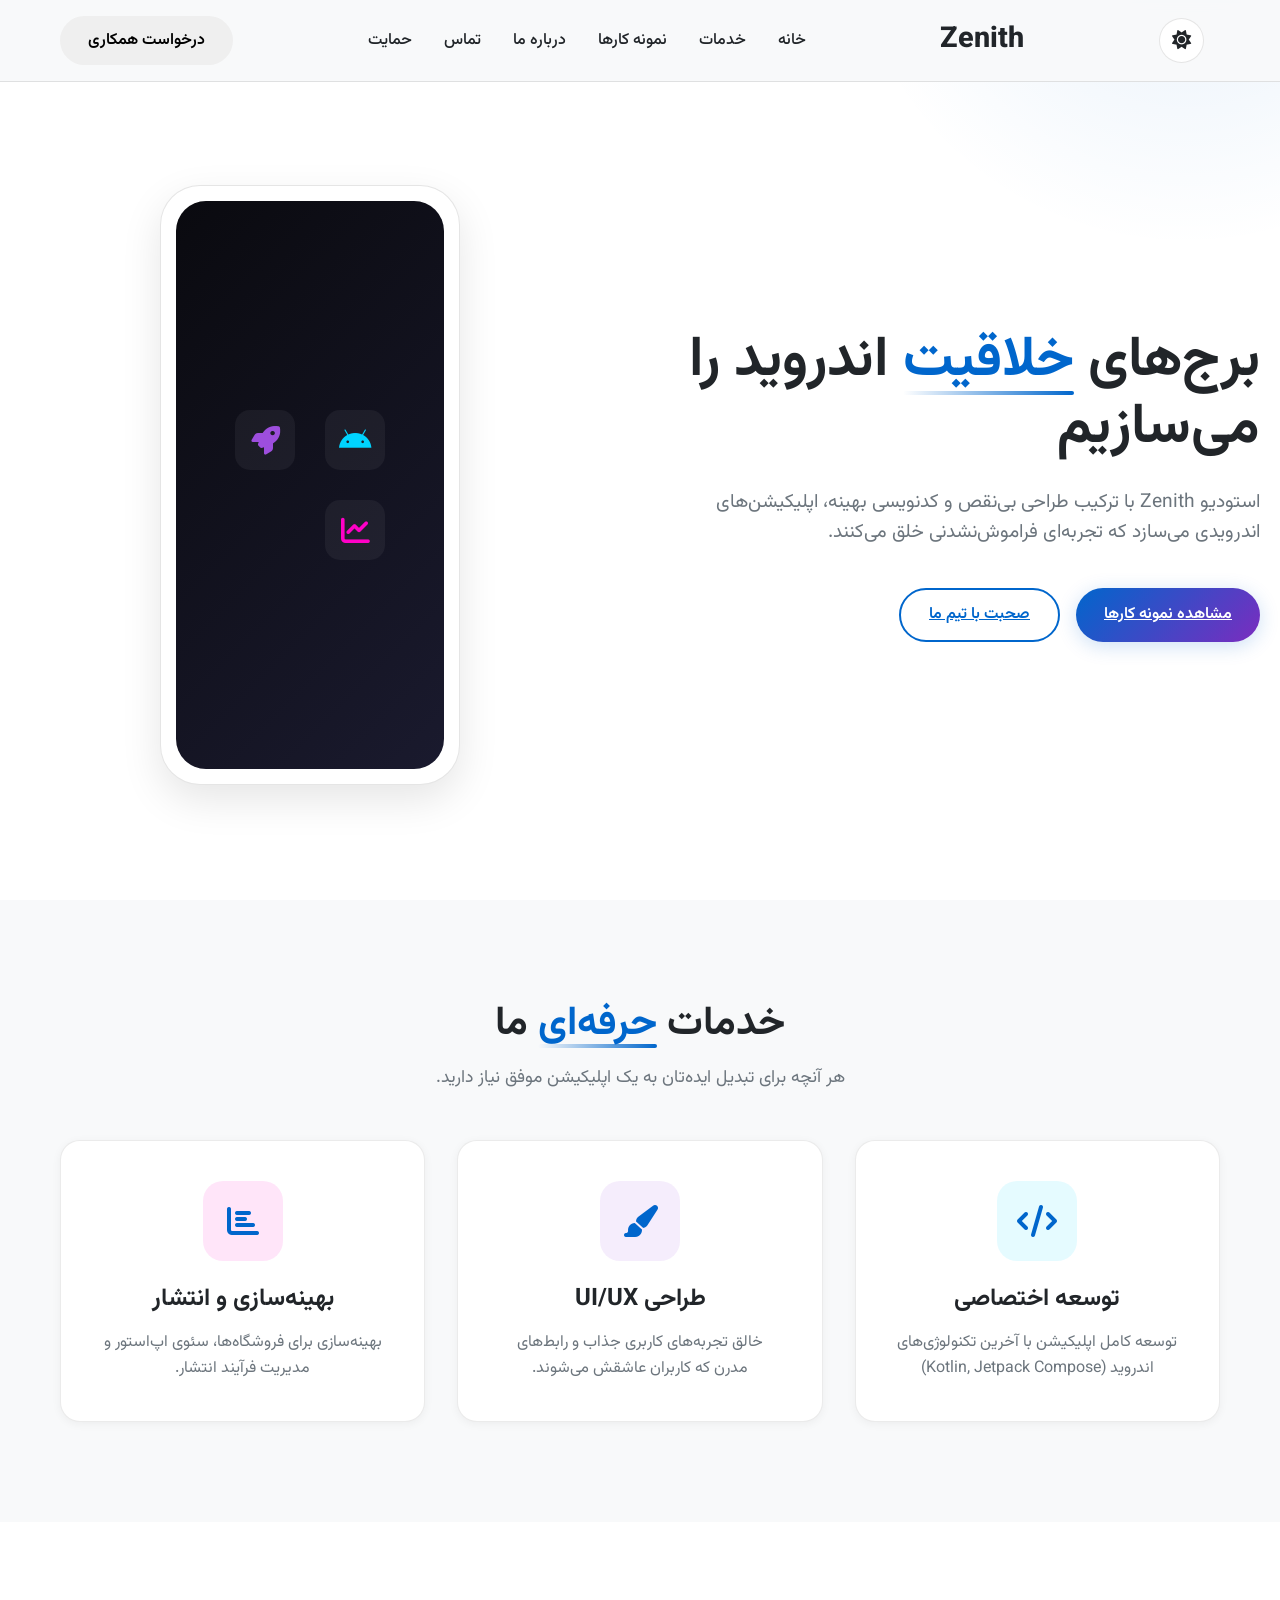
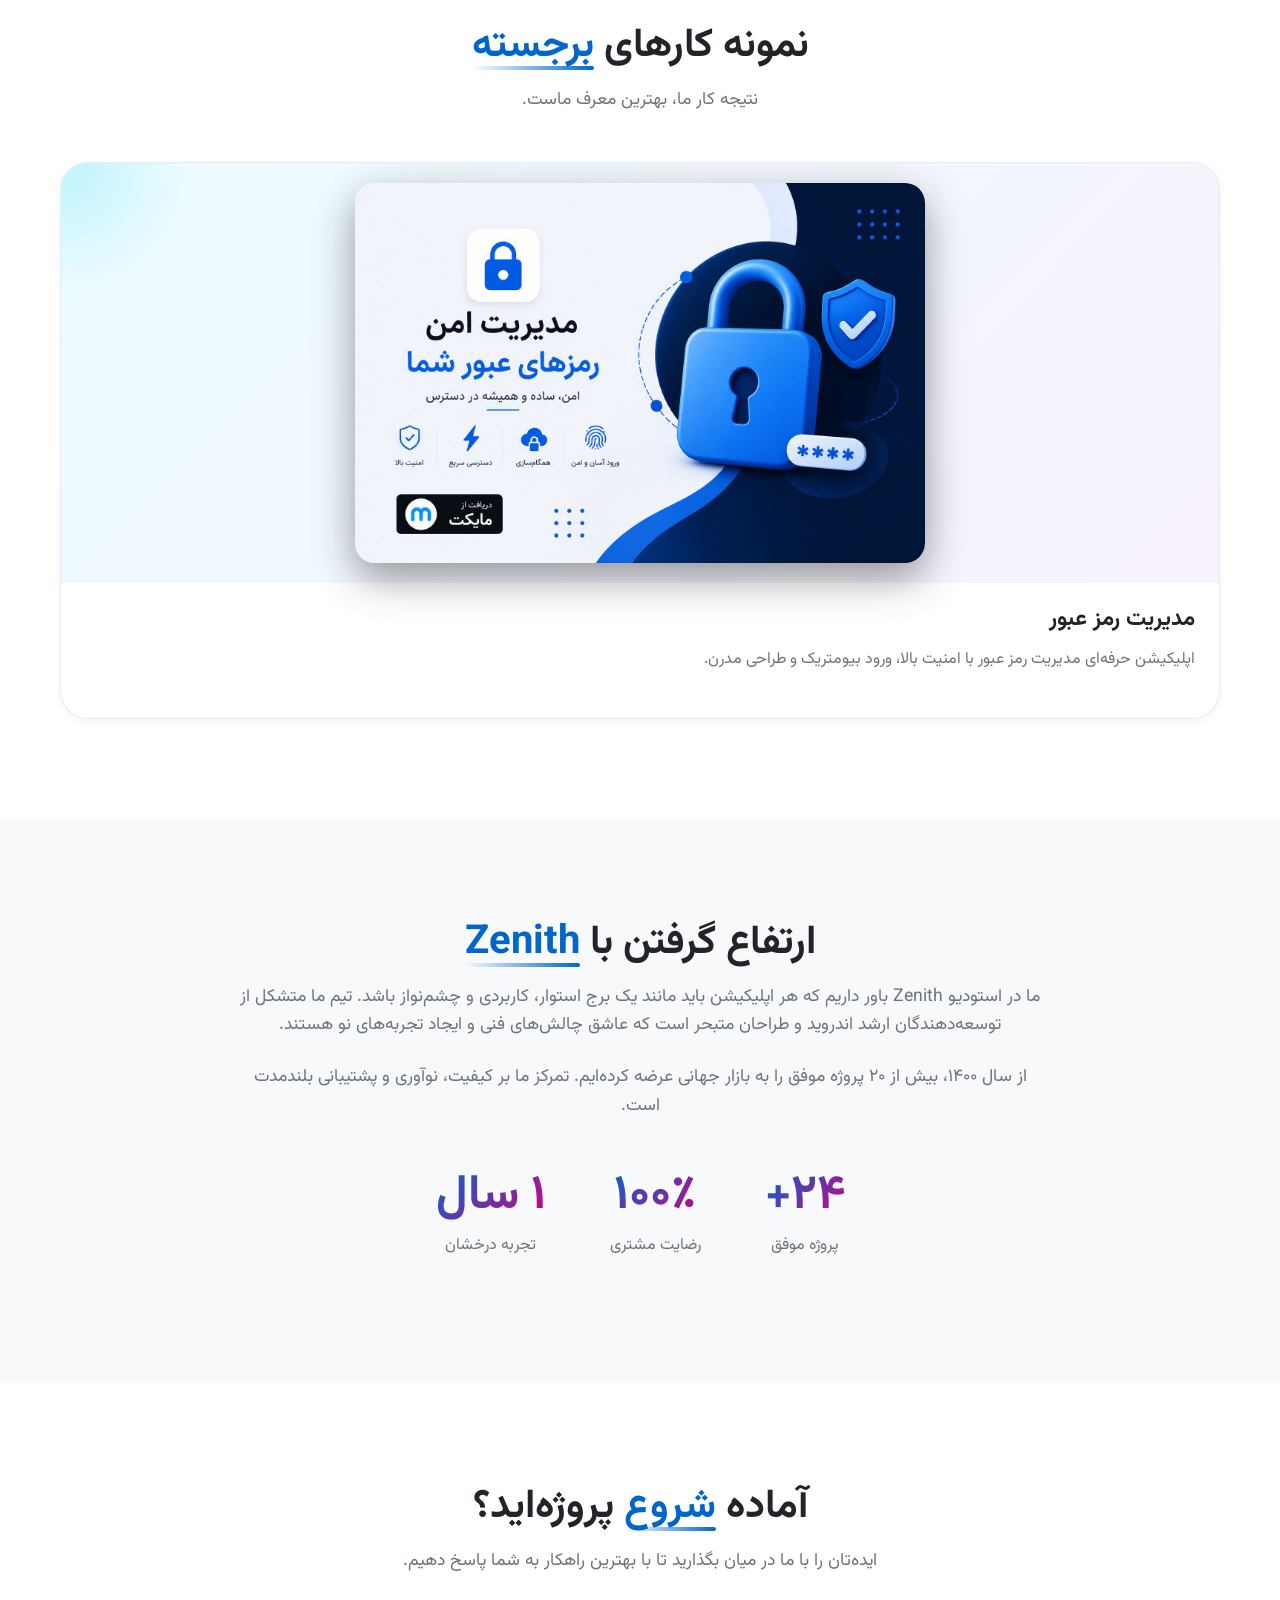
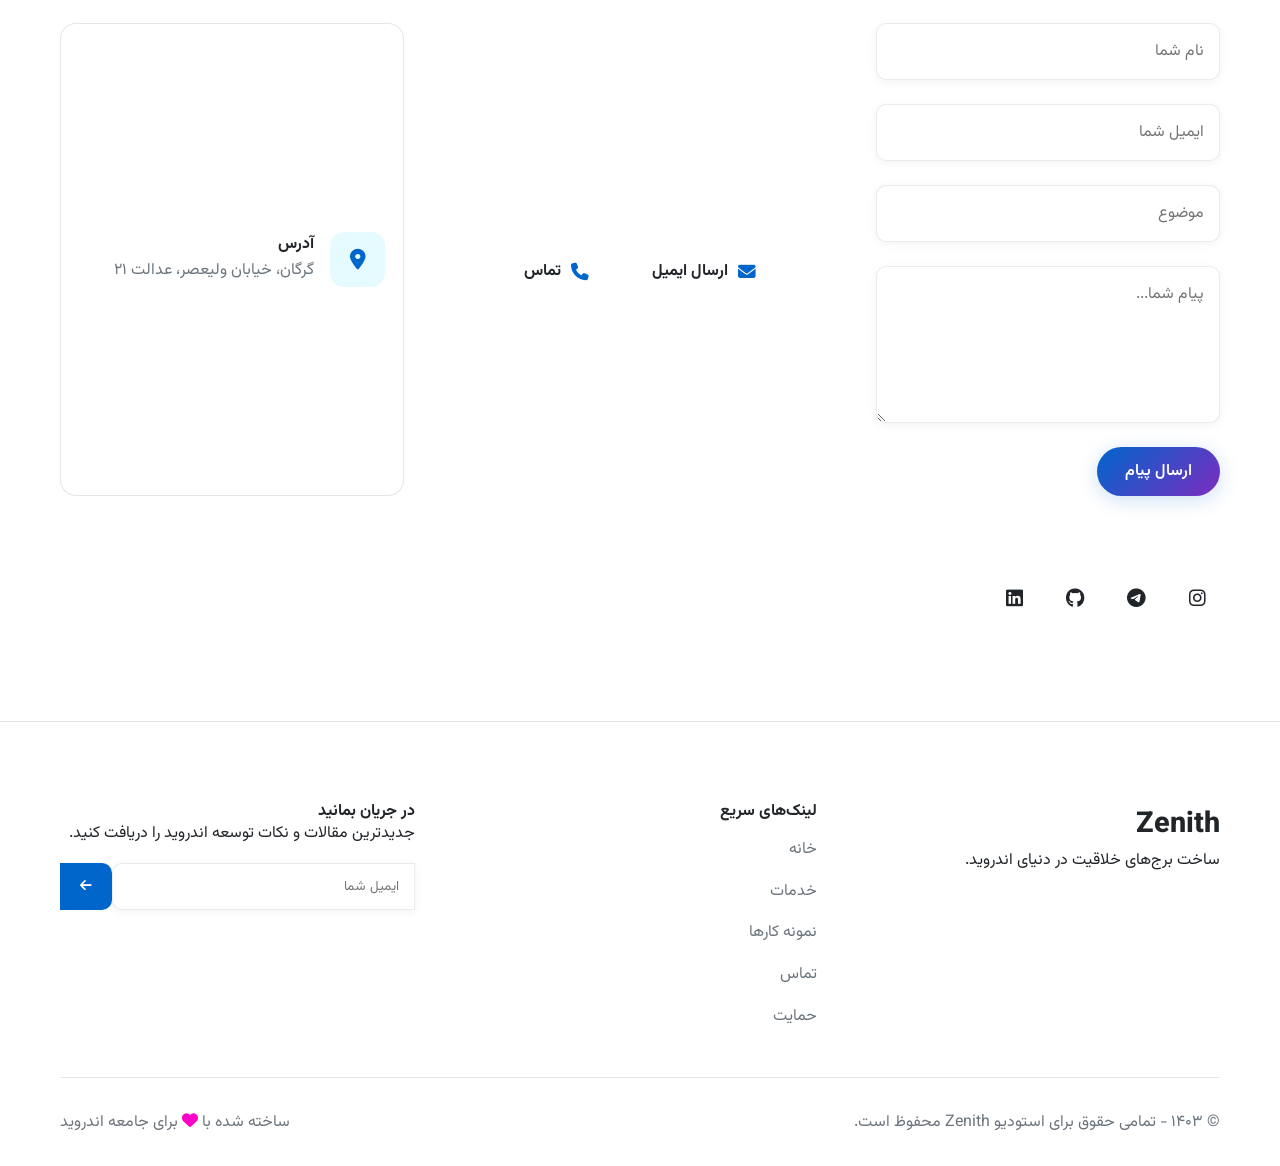
<file: index.html>
<!DOCTYPE html>
<html lang="fa" dir="rtl">
<head>
    <meta charset="UTF-8">
    <meta name="viewport" content="width=device-width, initial-scale=1.0">
    <meta name="google-site-verification" content="-M1kKsQv_R9AEI8SD6l-Y1S7E3sbwTYtWQkgKZqhKz4" />
    <title>Zenith | استودیو توسعه اپلیکیشن اندروید</title>
    <meta name="description" content="استودیو Zenith متخصص طراحی و توسعه اپلیکیشن‌های اندروید، فلاتر و راهکارهای نرم‌افزاری مدرن">
    <meta property="og:site_name" content="Zenith Studio">
    <meta property="og:title" content="Zenith Studio">
    <meta property="og:type" content="website">
    <link rel="stylesheet" href="style.css">
    <link rel="stylesheet" href="https://cdnjs.cloudflare.com/ajax/libs/font-awesome/6.4.0/css/all.min.css">
    <link href="https://fonts.googleapis.com/css2?family=Vazirmatn:wght@300;400;500;600;700;800&display=swap" rel="stylesheet">
    <link rel="icon" type="image/x-icon" href="/favicon2.png">
    <script type="application/ld+json">
        {
         "@context":"https://schema.org",
         "@type":"Organization",
        "name":"Zenith Studio",
         "url":"https://zenith-app-studio.github.io/site/"
}
</script>
</head>
<body>
    <!-- نوار هدر -->
    <body>
        <header class="header">
        <nav class="navbar container">
            <!-- در فایل HTML، داخل تگ <nav class="navbar container"> -->
        <button class="theme-toggle" id="theme-toggle" aria-label="تغییر تم">
        <i class="fas fa-moon"></i> <!-- آیکون حالت تاریک -->
        </button>
            <a href="#" class="logo">
    <span class="logo-text">Zenith</span>
</a>
            </a>
            <ul class="nav-menu">
                <li><a href="#home">خانه</a></li>
                <li><a href="#services">خدمات</a></li>
                <li><a href="#portfolio">نمونه کارها</a></li>
                <li><a href="#about">درباره ما</a></li>
                <li><a href="#contact">تماس</a></li>
                <li><a href=https://daramet.com/zenith_Studio>حمایت</a></li>

            </ul>
            <a href="#contact"><button class="cta-button nav-cta">درخواست همکاری</button>
            <button class="hamburger" id="hamburger">
                <i class="fas fa-bars"></i></a>
            
            </button>
        </nav>
    </header>

    <!-- بخش اصلی (Hero) -->
    <section class="hero" id="home">
        <div class="hero-content container">
            <h1 class="hero-title">
                برج‌های <span class="highlight">خلاقیت</span> اندروید را می‌سازیم
            </h1>
            <p class="hero-subtitle">
                استودیو Zenith با ترکیب طراحی بی‌نقص و کدنویسی بهینه، اپلیکیشن‌های اندرویدی می‌سازد که تجربه‌ای فراموش‌نشدنی خلق می‌کنند.
            </p>
            <div class="hero-buttons">
                <a href="#portfolio" class="cta-button primary">مشاهده نمونه کارها</a>
                <a href="#contact" class="cta-button secondary">صحبت با تیم ما</a>
            </div>
        </div>
        <div class="hero-visual">
            <!-- یک تصویر/انیمیشن شماتیک از موبایل -->
            <div class="phone-mockup">
                <div class="phone-screen">
                    <div class="screen-content">
                        <div class="app-icon" style="--color: #00D4FF;"><i class="fab fa-android"></i></div>
                        <div class="app-icon" style="--color: #9D4EDD;"><i class="fas fa-rocket"></i></div>
                        <div class="app-icon" style="--color: #FF00C7;"><i class="fas fa-chart-line"></i></div>
                    </div>
                </div>
            </div>
        </div>
    </section>

    <!-- بخش خدمات -->
    <section class="services" id="services">
        <div class="container">
            <h2 class="section-title">خدمات <span class="highlight">حرفه‌ای</span> ما</h2>
            <p class="section-subtitle">هر آنچه برای تبدیل ایده‌تان به یک اپلیکیشن موفق نیاز دارید.</p>
            <div class="services-grid">
                <div class="service-card">
                    <div class="service-icon" style="--bg: rgba(0, 212, 255, 0.1);">
                        <i class="fas fa-code"></i>
                    </div>
                    <h3>توسعه اختصاصی</h3>
                    <p>توسعه کامل اپلیکیشن با آخرین تکنولوژی‌های اندروید (Kotlin, Jetpack Compose)</p>
                </div>
                <div class="service-card">
                    <div class="service-icon" style="--bg: rgba(157, 78, 221, 0.1);">
                        <i class="fas fa-paint-brush"></i>
                    </div>
                    <h3>طراحی UI/UX</h3>
                    <p>خالق تجربه‌های کاربری جذاب و رابط‌های مدرن که کاربران عاشقش می‌شوند.</p>
                </div>
                <div class="service-card">
                    <div class="service-icon" style="--bg: rgba(255, 0, 199, 0.1);">
                        <i class="fas fa-chart-bar"></i>
                    </div>
                    <h3>بهینه‌سازی و انتشار</h3>
                    <p>بهینه‌سازی برای فروشگاه‌ها، سئوی اپ‌استور و مدیریت فرآیند انتشار.</p>
                </div>
            </div>
        </div>
    </section>

    <!-- بخش نمونه کارها -->
    <section class="portfolio" id="portfolio">
        <div class="container">
            <h2 class="section-title">نمونه کارهای <span class="highlight">برجسته</span></h2>
            <p class="section-subtitle">نتیجه کار ما، بهترین معرف ماست.</p>
            
<div class="portfolio-card">
    
    <div class="portfolio-image">
        <img src="as/images/apps/pass.jpg" alt="Project">

        <div class="portfolio-overlay">
            <span class="project-tag">Android App</span>

            <a href="https://myket.ir/app/com.zenith.password.manager.newversion" class="view-project">
                <p>دانلود</p>
            </a>
        </div>
    </div>

    <div class="portfolio-content">
        <h3>مدیریت رمز عبور</h3>

        <p>
            اپلیکیشن حرفه‌ای مدیریت رمز عبور با امنیت بالا،
            ورود بیومتریک و طراحی مدرن.
        </p>
    </div>

</div>
</section>


    <!-- بخش درباره ما -->
    <section class="about" id="about">
        <div class="container">
            <div class="about-content">
                <h2 class="section-title">ارتفاع گرفتن با <span class="highlight">Zenith</span></h2>
                <p>
                    ما در استودیو Zenith باور داریم که هر اپلیکیشن باید مانند یک برج استوار، کاربردی و چشم‌نواز باشد. تیم ما متشکل از توسعه‌دهندگان ارشد اندروید و طراحان متبحر است که عاشق چالش‌های فنی و ایجاد تجربه‌های نو هستند.
                </p>
                <p>
                    از سال ۱۴۰۰، بیش از ۲۰ پروژه موفق را به بازار جهانی عرضه کرده‌ایم. تمرکز ما بر کیفیت، نوآوری و پشتیبانی بلندمدت است.
                </p>
                <div class="stats">
                    <div class="stat">
                        <h3>۲۴+</h3>
                        <p>پروژه موفق</p>
                    </div>
                    <div class="stat">
                        <h3>۱۰۰٪</h3>
                        <p>رضایت مشتری</p>
                    </div>
                    <div class="stat">
                        <h3>۱ سال</h3>
                        <p>تجربه درخشان</p>
                    </div>
                </div>
            </div>
        </div>
    </section>

    <!-- بخش تماس -->
    <!-- بخش تماس -->
<section class="contact" id="contact">
    <div class="container">
        <h2 class="section-title">
            آماده <span class="highlight">شروع</span> پروژه‌اید؟
        </h2>

        <p class="section-subtitle">
            ایده‌تان را با ما در میان بگذارید تا با بهترین راهکار به شما پاسخ دهیم.
        </p>

        <div class="contact-wrapper">

            <form class="contact-form" method="post">

                <input
                    type="text"
                    name="name"
                    placeholder="نام شما"
                    required
                >

                <input
                    type="email"
                    name="email"
                    placeholder="ایمیل شما"
                    required
                >

                <input
                    type="text"
                    name="subject"
                    placeholder="موضوع"
                    required
                >

                <textarea
                    name="message"
                    rows="5"
                    placeholder="پیام شما..."
                    required
                ></textarea>

                <button type="submit" class="cta-button primary">
                    ارسال پیام
                </button>

            </form>

           <div class="contact-links">

    <a href="mailto:Zenith.Support.app@gmail.com"
       class="contact-btn">
        <i class="fas fa-envelope"></i>
        <h4>ارسال ایمیل</h4>
    </a>

    <a href="tel:+989123456789"
       class="contact-btn">
        <i class="fas fa-phone"></i>
        <h4>تماس</h4>
    </a>

</div>
                <div class="info-item address-item">
    <i class="fas fa-map-marker-alt"></i>

    <div>
        <h4>آدرس</h4>

        <a
           href="https://maps.google.com/?q=گرگان خیابان ولیعصر عدالت 21"
           target="_blank">
            گرگان، خیابان ولیعصر، عدالت ۲۱
        </a>
    </div>
</div>

                <div class="social-links">
                    <a href="#"><i class="fab fa-instagram"></i></a>
                    <a href="https://t.me/zenith_app_studio"><i class="fab fa-telegram"></i></a>
                    <a href="https://github.com/Zenith-App-Studio"><i class="fab fa-github"></i></a>
                    <a href="#"><i class="fab fa-linkedin"></i></a>
                </div>

            </div>

        </div>
    </div>
</section>

    <!-- فوتر -->
    <footer class="footer">
        <div class="container">
            <div class="footer-content">
                <div class="footer-logo">
                    <a href="#" class="logo">
                        <span class="logo-text">Zenith</span>
                    </a>
                    <p>ساخت برج‌های خلاقیت در دنیای اندروید.</p>
                </div>
                <div class="footer-links">
                    <h4>لینک‌های سریع</h4>
                    <a href="#home">خانه</a>
                    <a href="#services">خدمات</a>
                    <a href="#portfolio">نمونه کارها</a>
                    <a href="#contact">تماس</a>
                    <a href=https://daramet.com/zenith_Studio>حمایت</a>
                </div>
                <div class="footer-newsletter">
                    <h4>در جریان بمانید</h4>
                    <p>جدیدترین مقالات و نکات توسعه اندروید را دریافت کنید.</p>
                    <form class="newsletter-form">
                        <input type="email" placeholder="ایمیل شما">
                        <button type="submit"><i class="fas fa-arrow-left"></i></button>
                    </form>
                </div>
            </div>
            <div class="footer-bottom">
                <p>© ۱۴۰۳ - تمامی حقوق برای استودیو Zenith محفوظ است.</p>
                <p>ساخته شده با <i class="fas fa-heart" style="color: #FF00C7;"></i> برای جامعه اندروید</p>
            </div>
        </div>
    </footer>

    <script src="script.js"></script>
</body>
</html>
</file>
<file: style.css>
/* Reset و تنظیمات پایه */
* {
    margin: 0;
    padding: 0;
    box-sizing: border-box;
    font-family: 'Vazirmatn', sans-serif;
}

:root {
    --primary: #00D4FF;
    --secondary: #9D4EDD;
    --accent: #FF00C7;
    --dark-bg: #0A0A0F;
    --darker-bg: #000000;
    --card-bg: #111118;
    --text: #FFFFFF;
    --text-secondary: #B0B0C0;
    --border: rgba(255, 255, 255, 0.1);
    --container-width: 1200px;
    --transition: all 0.3s ease;
}

body {
    background-color: var(--darker-bg);
    color: var(--text);
    line-height: 1.6;
    overflow-x: hidden;
    direction: rtl;
}

.container {
    width: 100%;
    max-width: var(--container-width);
    margin: 0 auto;
    padding: 0 20px;
}

/* تایپوگرافی */
h1, h2, h3, h4 {
    font-weight: 700;
    line-height: 1.2;
}

.highlight {
    color: var(--primary);
    position: relative;
    display: inline-block;
}

.highlight::after {
    content: '';
    position: absolute;
    bottom: 0;
    right: 0;
    width: 100%;
    height: 4px;
    background: linear-gradient(90deg, transparent, var(--primary));
    border-radius: 2px;
}

.section-title {
    font-size: 2.5rem;
    margin-bottom: 1rem;
    text-align: center;
}

.section-subtitle {
    color: var(--text-secondary);
    text-align: center;
    margin-bottom: 3rem;
    font-size: 1.1rem;
}

/* دکمه‌ها */
.cta-button {
    padding: 12px 28px;
    border-radius: 50px;
    border: none;
    font-weight: 600;
    font-size: 1rem;
    cursor: pointer;
    transition: var(--transition);
    display: inline-flex;
    align-items: center;
    justify-content: center;
    gap: 8px;
}

.cta-button.primary {
    background: linear-gradient(135deg, var(--primary), var(--secondary));
    color: white;
    box-shadow: 0 4px 20px rgba(0, 212, 255, 0.3);
}

.cta-button.secondary {
    background: transparent;
    color: var(--primary);
    border: 2px solid var(--primary);
}

.cta-button:hover {
    transform: translateY(-3px);
    box-shadow: 0 6px 25px rgba(0, 212, 255, 0.5);
}

/* هدر */
.header {
    position: fixed;
    top: 0;
    width: 100%;
    z-index: 1000;
    background-color: rgba(10, 10, 15, 0.95);
    backdrop-filter: blur(10px);
    padding: 1rem 0;
    border-bottom: 1px solid var(--border);
}

.navbar {
    display: flex;
    justify-content: space-between;
    align-items: center;
}

.logo {
    display: flex;
    align-items: center;
    gap: 10px;
    text-decoration: none;
    color: var(--text);
    font-size: 1.8rem;
    font-weight: 800;
}

/* Contact links (phone + email) */
.contact-links {
    display: flex;
    gap: 1rem;
    flex-wrap: wrap;
    align-items: center;
}

.contact-link {
    display: inline-flex;
    align-items: center;
    gap: 0.75rem;

    background: var(--card-bg);
    border: 1px solid var(--border);
    border-radius: 10px;

    color: var(--text);
    padding: 0.9rem 1rem;

    text-decoration: none;
    transition: transform 0.2s ease, border-color 0.2s ease, background 0.2s ease;
}

.contact-link:hover {
    transform: translateY(-2px);
    border-color: var(--primary);
    background: color-mix(in srgb, var(--card-bg) 85%, var(--primary) 15%);
}

.contact-link:focus-visible {
    outline: 2px solid var(--primary);
    outline-offset: 3px;
}

/* Icon circle (optional) */
.contact-icon {
    width: 40px;
    height: 40px;
    border-radius: 10px;

    background: color-mix(in srgb, var(--primary) 15%, var(--card-bg) 85%);
    border: 1px solid var(--border);

    display: inline-flex;
    align-items: center;
    justify-content: center;

    color: var(--primary);
    font-size: 1.1rem;
    flex: 0 0 auto;
}

.contact-text {
    display: flex;
    flex-direction: column;
    line-height: 1.25;
}

.contact-text small {
    color: var(--text-secondary);
    font-weight: 600;
}

.contact-text span {
    font-weight: 700;
    color: var(--text);
}

/* Vertical stacking on small screens */
@media (max-width: 768px) {
    .contact-links {
        flex-direction: column;
        align-items: stretch;
    }

    .contact-link {
        width: 100%;
        justify-content: center;
    }

    .contact-text {
        align-items: center;
        text-align: center;
    }
}

.logo-icon {
    width: 40px;
    height: 40px;
    background: linear-gradient(135deg, var(--primary), var(--accent));
    border-radius: 10px;
    display: flex;
    align-items: center;
    justify-content: center;
    font-weight: 900;
}

.nav-menu {
    display: flex;
    list-style: none;
    gap: 2rem;
}

.nav-menu a {
    color: var(--text);
    text-decoration: none;
    font-weight: 500;
    transition: var(--transition);
    position: relative;
}

.nav-menu a:hover {
    color: var(--primary);
}

.nav-menu a::after {
    content: '';
    position: absolute;
    bottom: -5px;
    right: 0;
    width: 0;
    height: 2px;
    background: var(--primary);
    transition: width 0.3s;
}

.nav-menu a:hover::after {
    width: 100%;
}

.hamburger {
    display: none;
    background: none;
    border: none;
    color: var(--text);
    font-size: 1.5rem;
    cursor: pointer;
}

/* بخش هیرو */
.hero {
    padding: 150px 0 80px;
    display: flex;
    align-items: center;
    min-height: 100vh;
    position: relative;
    overflow: hidden;
}

.hero::before {
    content: '';
    position: absolute;
    top: -50%;
    right: -20%;
    width: 700px;
    height: 700px;
    background: radial-gradient(circle, rgba(0, 212, 255, 0.1) 0%, transparent 70%);
    z-index: -1;
}

.hero-content {
    flex: 1;
}

.hero-title {
    font-size: 3.5rem;
    margin-bottom: 1.5rem;
}

.hero-subtitle {
    font-size: 1.2rem;
    color: var(--text-secondary);
    margin-bottom: 2.5rem;
    max-width: 600px;
}

.hero-buttons {
    display: flex;
    gap: 1rem;
    flex-wrap: wrap;
}

.hero-visual {
    flex: 1;
    display: flex;
    justify-content: center;
    align-items: center;
}

.phone-mockup {
    width: 300px;
    height: 600px;
    background: var(--card-bg);
    border-radius: 40px;
    padding: 15px;
    position: relative;
    box-shadow: 0 20px 60px rgba(0, 0, 0, 0.5);
    border: 1px solid var(--border);
}

.phone-screen {
    width: 100%;
    height: 100%;
    background: linear-gradient(135deg, #0A0A0F, #1a1a2e);
    border-radius: 30px;
    display: flex;
    align-items: center;
    justify-content: center;
}

.screen-content {
    display: grid;
    grid-template-columns: repeat(2, 1fr);
    gap: 30px;
}

.app-icon {
    width: 60px;
    height: 60px;
    background: rgba(255, 255, 255, 0.05);
    border-radius: 15px;
    display: flex;
    align-items: center;
    justify-content: center;
    font-size: 1.8rem;
    color: var(--color);
    transition: var(--transition);
}

.app-icon:hover {
    transform: translateY(-5px);
    background: rgba(255, 255, 255, 0.1);
}

/* بخش خدمات */
.services {
    padding: 100px 0;
    background-color: var(--dark-bg);
}

.services-grid {
    display: grid;
    grid-template-columns: repeat(auto-fit, minmax(300px, 1fr));
    gap: 2rem;
    margin-top: 3rem;
}

.service-card {
    background: var(--card-bg);
    padding: 2.5rem;
    border-radius: 20px;
    border: 1px solid var(--border);
    transition: var(--transition);
    text-align: center;
}

.service-card:hover {
    transform: translateY(-10px);
    border-color: var(--primary);
    box-shadow: 0 15px 40px rgba(0, 212, 255, 0.15);
}

.service-icon {
    width: 80px;
    height: 80px;
    background: var(--bg);
    border-radius: 20px;
    display: flex;
    align-items: center;
    justify-content: center;
    margin: 0 auto 1.5rem;
    font-size: 2rem;
    color: var(--primary);
}

.service-card h3 {
    font-size: 1.5rem;
    margin-bottom: 1rem;
}

.service-card p {
    color: var(--text-secondary);
}

/* بخش نمونه کارها */
.portfolio {
    padding: 100px 0;
}

.portfolio-grid {
    display: grid;
    grid-template-columns: repeat(auto-fit, minmax(350px, 1fr));
    gap: 2rem;
    margin-top: 3rem;
}

.portfolio-card {
    background: var(--card-bg);
    border-radius: 20px;
    overflow: hidden;
    border: 1px solid var(--border);
    transition: var(--transition);
}

.portfolio-card:hover {
    transform: translateY(-10px);
    border-color: var(--primary);
}

.portfolio-image {
    height: 220px;
    position: relative;
    display: flex;
    align-items: center;
    justify-content: center;
}

.badge {
    position: absolute;
    top: 20px;
    left: 20px;
    background: rgba(0, 212, 255, 0.2);
    color: var(--primary);
    padding: 5px 15px;
    border-radius: 20px;
    font-size: 0.9rem;
    font-weight: 600;
    backdrop-filter: blur(5px);
}

.portfolio-content {
    padding: 1.5rem;
}

.portfolio-content h3 {
    font-size: 1.5rem;
    margin-bottom: 0.8rem;
}

.portfolio-content p {
    color: var(--text-secondary);
    margin-bottom: 1.2rem;
}

.portfolio-link {
    color: var(--primary);
    text-decoration: none;
    font-weight: 600;
    display: flex;
    align-items: center;
    gap: 5px;
    transition: var(--transition);
}

.portfolio-link:hover {
    gap: 10px;
}

/* بخش درباره ما */
.about {
    padding: 100px 0;
    background-color: var(--dark-bg);
}

.about-content {
    max-width: 800px;
    margin: 0 auto;
    text-align: center;
}

.about-content p {
    margin-bottom: 1.5rem;
    color: var(--text-secondary);
    font-size: 1.1rem;
}

.stats {
    display: flex;
    justify-content: center;
    gap: 4rem;
    margin-top: 3rem;
    flex-wrap: wrap;
}

.stat {
    text-align: center;
}

.stat h3 {
    font-size: 3rem;
    background: linear-gradient(135deg, var(--primary), var(--accent));
    -webkit-background-clip: text;
    background-clip: text;
    color: transparent;
    margin-bottom: 0.5rem;
}

.stat p {
    color: var(--text-secondary);
    font-size: 1rem;
}

/* بخش تماس */
.contact {
    padding: 100px 0;
}

.contact-wrapper {
    display: grid;
    grid-template-columns: repeat(auto-fit, minmax(300px, 1fr));
    gap: 4rem;
    margin-top: 3rem;
}

.contact-form {
    display: flex;
    flex-direction: column;
    gap: 1.5rem;
}

.contact-form input,
.contact-form textarea {
    padding: 15px;
    background: var(--card-bg);
    border: 1px solid var(--border);
    border-radius: 10px;
    color: var(--text);
    font-size: 1rem;
    transition: var(--transition);
}

.contact-form input:focus,
.contact-form textarea:focus {
    outline: none;
    border-color: var(--primary);
}

.contact-form button {
    align-self: flex-start;
}

.contact-info {
    display: flex;
    flex-direction: column;
    gap: 2rem;
}

.info-item {
    display: flex;
    align-items: center;
    gap: 1rem;
}

.info-item i {
    width: 50px;
    height: 50px;
    background: rgba(0, 212, 255, 0.1);
    border-radius: 10px;
    display: flex;
    align-items: center;
    justify-content: center;
    font-size: 1.2rem;
    color: var(--primary);
}

.social-links {
    display: flex;
    gap: 1rem;
    margin-top: 1rem;
}

.social-links a {
    width: 45px;
    height: 45px;
    background: var(--card-bg);
    border-radius: 10px;
    display: flex;
    align-items: center;
    justify-content: center;
    color: var(--text);
    font-size: 1.2rem;
    transition: var(--transition);
    text-decoration: none;
}

.social-links a:hover {
    background: var(--primary);
    color: white;
    transform: translateY(-3px);
}

/* فوتر */
.footer {
    background-color: var(--darker-bg);
    padding: 80px 0 30px;
    border-top: 1px solid var(--border);
}

.footer-content {
    display: grid;
    grid-template-columns: repeat(auto-fit, minmax(250px, 1fr));
    gap: 3rem;
    margin-bottom: 3rem;
}

.footer-links {
    display: flex;
    flex-direction: column;
    gap: 1rem;
}

.footer-links a {
    color: var(--text-secondary);
    text-decoration: none;
    transition: var(--transition);
}

.footer-links a:hover {
    color: var(--primary);
    padding-right: 5px;
}

.newsletter-form {
    display: flex;
    margin-top: 1rem;
}

.newsletter-form input {
    flex: 1;
    padding: 12px 15px;
    background: var(--card-bg);
    border: 1px solid var(--border);
    border-radius: 10px 0 0 10px;
    color: var(--text);
}

.newsletter-form button {
    background: var(--primary);
    color: white;
    border: none;
    padding: 0 20px;
    border-radius: 0 10px 10px 0;
    cursor: pointer;
}

.footer-bottom {
    text-align: center;
    padding-top: 2rem;
    border-top: 1px solid var(--border);
    color: var(--text-secondary);
    display: flex;
    justify-content: space-between;
    flex-wrap: wrap;
    gap: 1rem;
}

/* ریسپانسیو */
@media (max-width: 992px) {
    .hero {
        flex-direction: column;
        text-align: center;
    }
    
    .hero-title {
        font-size: 2.8rem;
    }
    
    .hero-visual {
        margin-top: 3rem;
    }
    
    .section-title {
        font-size: 2.2rem;
    }
}

@media (max-width: 768px) {
    .nav-menu {
        position: fixed;
        top: 80px;
        right: -100%;
        flex-direction: column;
        background: var(--dark-bg);
        width: 100%;
        text-align: center;
        padding: 2rem;
        border-top: 1px solid var(--border);
        transition: 0.3s;
        gap: 1.5rem;
    }
    
    .nav-menu.active {
        right: 0;
    }
    
    .hamburger {
        display: block;
    }
    
    .nav-cta {
        display: none;
    }
    
    .hero-title {
        font-size: 2.2rem;
    }
    
    .stats {
        gap: 2rem;
    }
    
    .footer-bottom {
        flex-direction: column;
        text-align: center;
    }
}

@media (max-width: 480px) {
    .hero-buttons {
        flex-direction: column;
    }
    
    .cta-button {
        width: 100%;
    }
    
    .phone-mockup {
        width: 250px;
        height: 500px;
    }
}
/* Reset و تنظیمات پایه */
* {
    margin: 0;
    padding: 0;
    box-sizing: border-box;
    font-family: 'Vazirmatn', sans-serif;
}

/* متغیرهای حالت تاریک (پیش‌فرض) */
:root {
    --primary: #00D4FF;
    --secondary: #9D4EDD;
    --accent: #FF00C7;
    --dark-bg: #0A0A0F;
    --darker-bg: #000000;
    --card-bg: #111118;
    --text: #FFFFFF;
    --text-secondary: #B0B0C0;
    --border: rgba(255, 255, 255, 0.1);
    --container-width: 1200px;
    --transition: all 0.3s ease;
}

/* متغیرهای حالت روشن */
[data-theme="light"] {
    --primary: #0066CC;
    --secondary: #7B2CBF;
    --accent: #D1007F;
    --dark-bg: #F8F9FA;
    --darker-bg: #FFFFFF;
    --card-bg: #FFFFFF;
    --text: #212529;
    --text-secondary: #6C757D;
    --border: rgba(0, 0, 0, 0.1);
}

[data-theme="light"] .highlight::after {
    background: linear-gradient(90deg, transparent, var(--primary));
}

[data-theme="light"] .hero::before {
    background: radial-gradient(circle, rgba(0, 102, 204, 0.1) 0%, transparent 70%);
}

[data-theme="light"] .header {
    background-color: rgba(248, 249, 250, 0.95);
}

[data-theme="light"] .service-card,
[data-theme="light"] .portfolio-card,
[data-theme="light"] .contact-link,
[data-theme="light"] .contact-form input,
[data-theme="light"] .contact-form textarea,
[data-theme="light"] .newsletter-form input {
    box-shadow: 0 2px 10px rgba(0, 0, 0, 0.05);
    border: 1px solid rgba(0, 0, 0, 0.08);
}

[data-theme="light"] .phone-mockup {
    box-shadow: 0 15px 40px rgba(0, 0, 0, 0.1);
}

[data-theme="light"] .cta-button.primary {
    box-shadow: 0 4px 20px rgba(0, 102, 204, 0.2);
}

[data-theme="light"] .cta-button:hover {
    box-shadow: 0 6px 25px rgba(0, 102, 204, 0.3);
}

body {
    background-color: var(--darker-bg);
    color: var(--text);
    line-height: 1.6;
    overflow-x: hidden;
    direction: rtl;
    transition: background-color 0.3s, color 0.3s;
}


.theme-toggle{
    background:var(--card-bg);
    border:1px solid var(--border);
    color:var(--text);

    width:45px;
    height:45px;

    border-radius:50%;

    display:flex;
    align-items:center;
    justify-content:center;

    cursor:pointer;

    transition:
        background .3s ease,
        color .3s ease,
        box-shadow .3s ease;

    margin-right:1rem;

    font-size:1.2rem;
}

.theme-toggle:hover{
    background:var(--primary);
    color:white;

    box-shadow:0 0 20px rgba(0,212,255,.35);
}
.theme-toggle.rotate{
    animation:themeSpin .5s ease;
}

@keyframes themeSpin{
    from{
        transform:rotate(0deg);
    }
    to{
        transform:rotate(180deg);
    }
}

/* تغییر آیکون بر اساس تم */
[data-theme="light"] .theme-toggle .fa-moon {
    display: none;
}

[data-theme="light"] .theme-toggle .fa-sun {
    display: block;
}

[data-theme="dark"] .theme-toggle .fa-moon {
    display: block;
}

[data-theme="dark"] .theme-toggle .fa-sun {
    display: none;
}

/* آیکون خورشید (برای حالت روشن) */
.theme-toggle .fa-sun {
    display: none;
}

/* در نسخه موبایل */
@media (max-width: 768px) {
    .theme-toggle {
        position: relative;
        top: 20px;
        transform: translateY(-50%);
        margin: 0;
    }
}
@media (max-width:768px){

    .navbar{
        position:relative;
    }

    .hamburger{
        display:block;
        z-index:9999;
    }

    .nav-menu{
        position:fixed;
        top:80px;
        right:-100%;
        width:100%;
        height:calc(100vh - 80px);
        background:#0A0A0F;
        flex-direction:column;
        justify-content:flex-start;
        align-items:center;
        padding-top:40px;
        gap:25px;
        transition:.3s;
        z-index:999;
    }

    .nav-menu.active{
        right:0;
    }

    .hero{
        min-height:auto;
        padding-top:130px;
    }

    .hero-content,
    .hero-visual{
        width:100%;
        text-align:center;
    }

    .hero-buttons{
        justify-content:center;
    }

    .portfolio-grid,
    .services-grid,
    .contact-wrapper,
    .footer-content{
        grid-template-columns:1fr;
    }

    .phone-mockup{
        width:220px;
        height:450px;
    }
}
.service-card,
.portfolio-card,
.info-item{
    opacity:0;
    transform:translateY(30px);
    transition:.6s ease;
}

.service-card.animate,
.portfolio-card.animate,
.info-item.animate{
    opacity:1;
    transform:translateY(0);
}
.logo-image{
    width:40px;
    height:40px;
    object-fit:contain;
}

.logo{
    display:flex;
    align-items:center;
    gap:12px;
}
.portfolio-card{
    position:relative;
    overflow:hidden;
    border-radius:28px;

    background:rgba(255,255,255,.03);

    backdrop-filter:blur(15px);

    border:1px solid rgba(255,255,255,.08);

    transition:.45s;

    cursor:pointer;
}

.portfolio-card:hover{
    transform:translateY(-12px);

    border-color:rgba(0,212,255,.5);

    box-shadow:
    0 20px 60px rgba(0,212,255,.18);
}

.portfolio-image{
    height:420px;

    display:flex;
    justify-content:center;
    align-items:center;

    padding:20px;

    background:linear-gradient(
        135deg,
        rgba(0,212,255,.08),
        rgba(157,78,221,.08)
    );
}

.portfolio-image img{
    height:100%;
    width:auto;

    object-fit:contain;

    border-radius:20px;

    box-shadow:
        0 15px 40px rgba(0,0,0,.4);

    transition:.5s;
}

.portfolio-card:hover .portfolio-image img{
    transform:scale(1.04);
}

.project-tag{
    background:rgba(0,0,0,.75);
    color:#fff;

    padding:10px 18px;

    border-radius:50px;

    font-size:.9rem;
    font-weight:700;

    backdrop-filter:blur(10px);

    border:1px solid rgba(255,255,255,.15);
}

.view-project{
    background:linear-gradient(
        135deg,
        #00D4FF,
        #9D4EDD
    );

    color:white;

    text-decoration:none;

    padding:12px 24px;

    border-radius:50px;

    font-weight:700;

    box-shadow:
        0 8px 25px rgba(0,212,255,.35);

    transition:.3s;
}

.view-project:hover{
    transform:translateY(-3px);
}

.view-project p{
    margin:0;
}

.view-project:hover{
    transform:rotate(-45deg) scale(1.1);
}

.portfolio-content{
    padding:24px;
}

.portfolio-content h3{
    font-size:1.4rem;
    margin-bottom:12px;
}

.portfolio-content p{
    color:var(--text-secondary);
    line-height:1.8;
}
.portfolio-card::before{
    content:'';

    position:absolute;

    width:250px;
    height:250px;

    background:radial-gradient(
        rgba(0,212,255,.18),
        transparent 70%
    );

    top:-120px;
    left:-120px;

    transition:.6s;
}

.portfolio-card:hover::before{
    transform:scale(1.5);
}
.portfolio-overlay{
    position:absolute;
    inset:0;

    background:linear-gradient(
        to top,
        rgba(0,0,0,.92),
        rgba(0,0,0,.2)
    );

    display:flex;
    justify-content:space-between;
    align-items:flex-end;

    padding:25px;

    opacity:0;

    transition:.4s;
}

.portfolio-card:hover .portfolio-overlay{
    opacity:1;
}
.contact-links {
    display: flex;
    gap: 15px;
    flex-wrap: wrap;
    justify-content: center;
    margin-top: 25px;
}

.contact-btn {
    display: inline-flex;
    align-items: center;
    gap: 10px;

    padding: 14px 24px;

    background: rgba(255,255,255,0.05);
    border: 1px solid rgba(255,255,255,0.12);

    border-radius: 14px;

    color: #fff;
    text-decoration: none;

    backdrop-filter: blur(12px);

    transition: all .3s ease;
}

.contact-btn:hover {
    transform: translateY(-4px);
    border-color: #00d4ff;
    box-shadow:
        0 0 20px rgba(0,212,255,.25),
        0 10px 30px rgba(0,0,0,.25);
}

.contact-btn{
    position:relative;
    display:inline-flex;
    align-items:center;
    gap:10px;

    padding:14px 24px;

    color:var(--text);
    text-decoration:none;
    font-weight:600;

    background:transparent;
    border:none;

    transition:var(--transition);
}

.contact-btn i{
    color:var(--primary);
    font-size:1.1rem;
}

.contact-btn::after{
    content:'';

    position:absolute;
    bottom:-6px;
    right:0;

    width:0;
    height:2px;

    background:var(--primary);

    transition:.3s;
}

.contact-btn:hover{
    color:var(--primary);
}

.contact-btn:hover::after{
    width:100%;
}
.address-item{
    background: var(--card-bg);

    border: 1px solid var(--border);

    border-radius: 16px;

    padding: 18px;

    transition: var(--transition);
}

.address-item:hover{
    transform: translateY(-4px);

    border-color: var(--primary);

    box-shadow:
        0 10px 30px rgba(0,212,255,.15);
}

.address-item i{
    width: 55px;
    height: 55px;

    border-radius: 14px;

    background: rgba(0,212,255,.1);

    color: var(--primary);

    display: flex;
    align-items: center;
    justify-content: center;

    font-size: 1.3rem;
}

.address-item h4{
    margin-bottom: 4px;
    color: var(--text);
}

.address-item p{
    color: var(--text-secondary);
    line-height: 1.8;
}
.address-item a{
    color: var(--text-secondary);
    text-decoration: none;
    transition: .3s;
}

.address-item a:hover{
    color: var(--primary);
}
</file>
